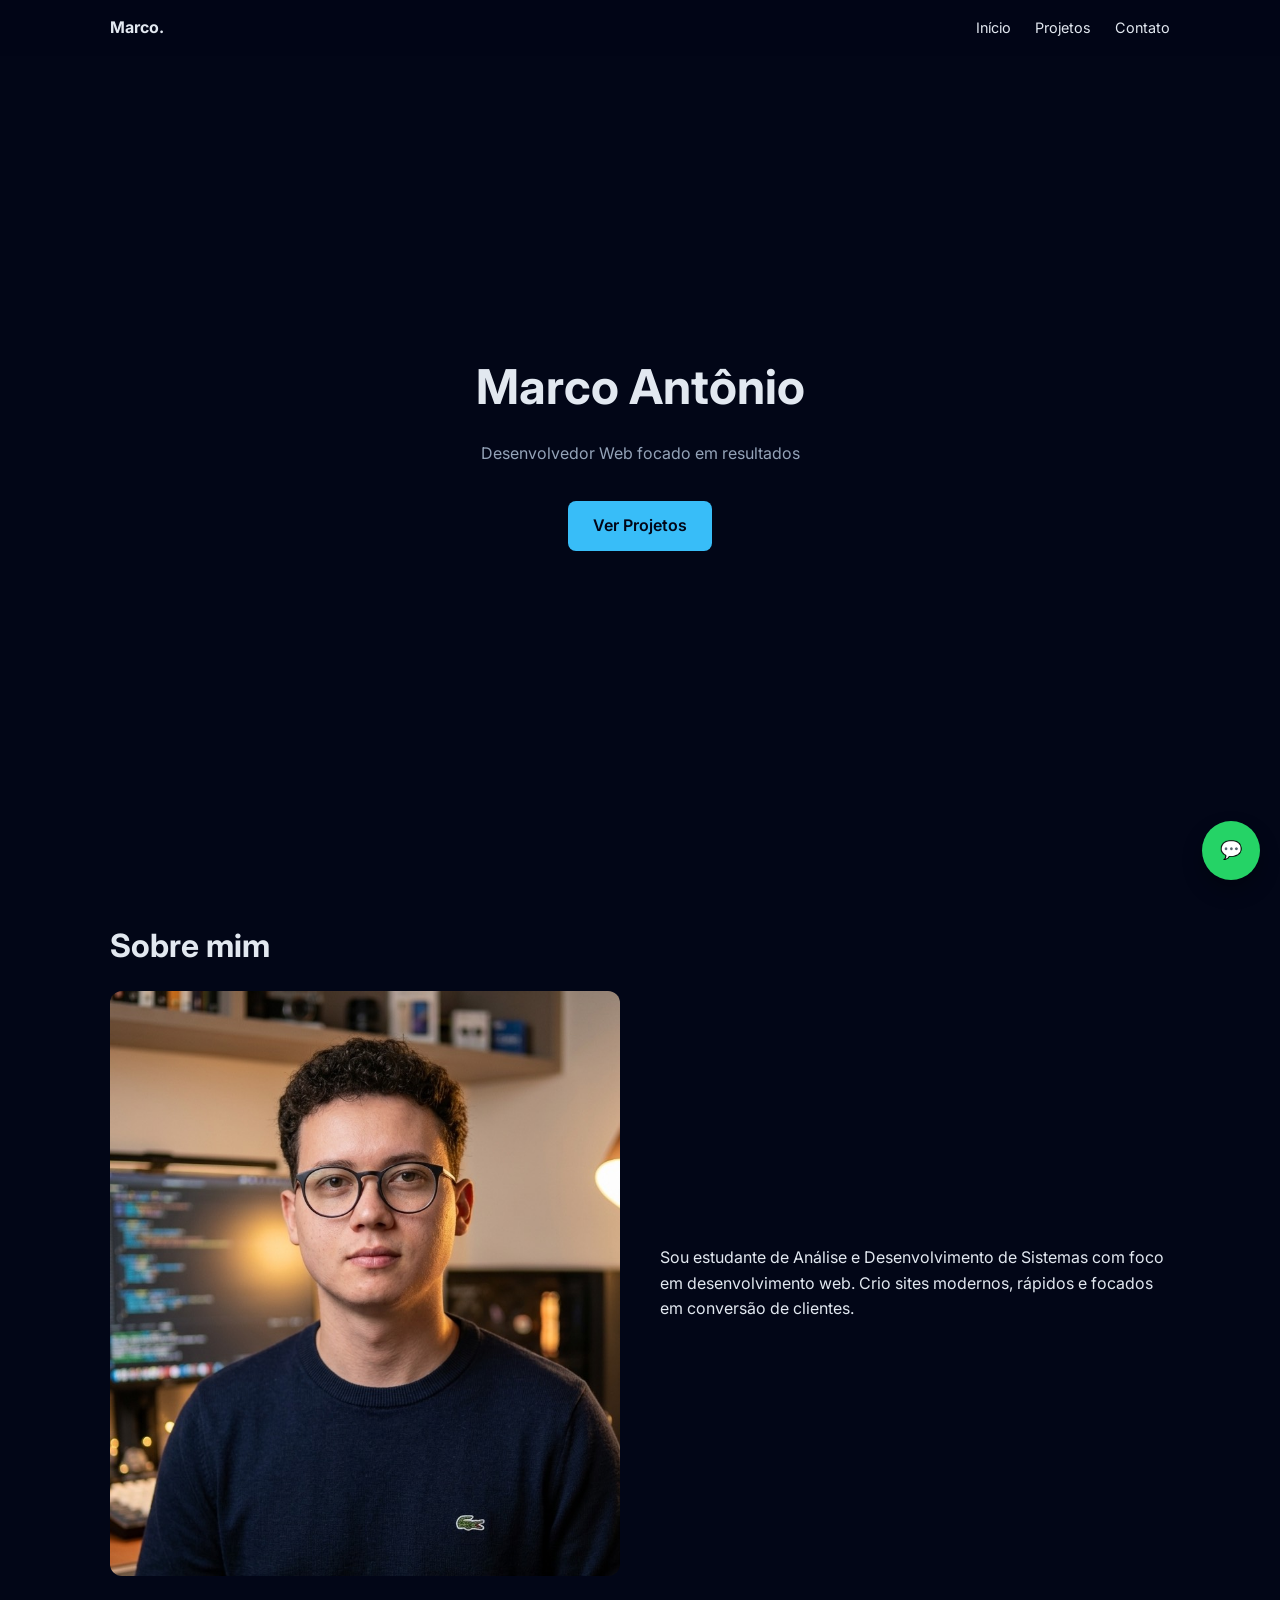
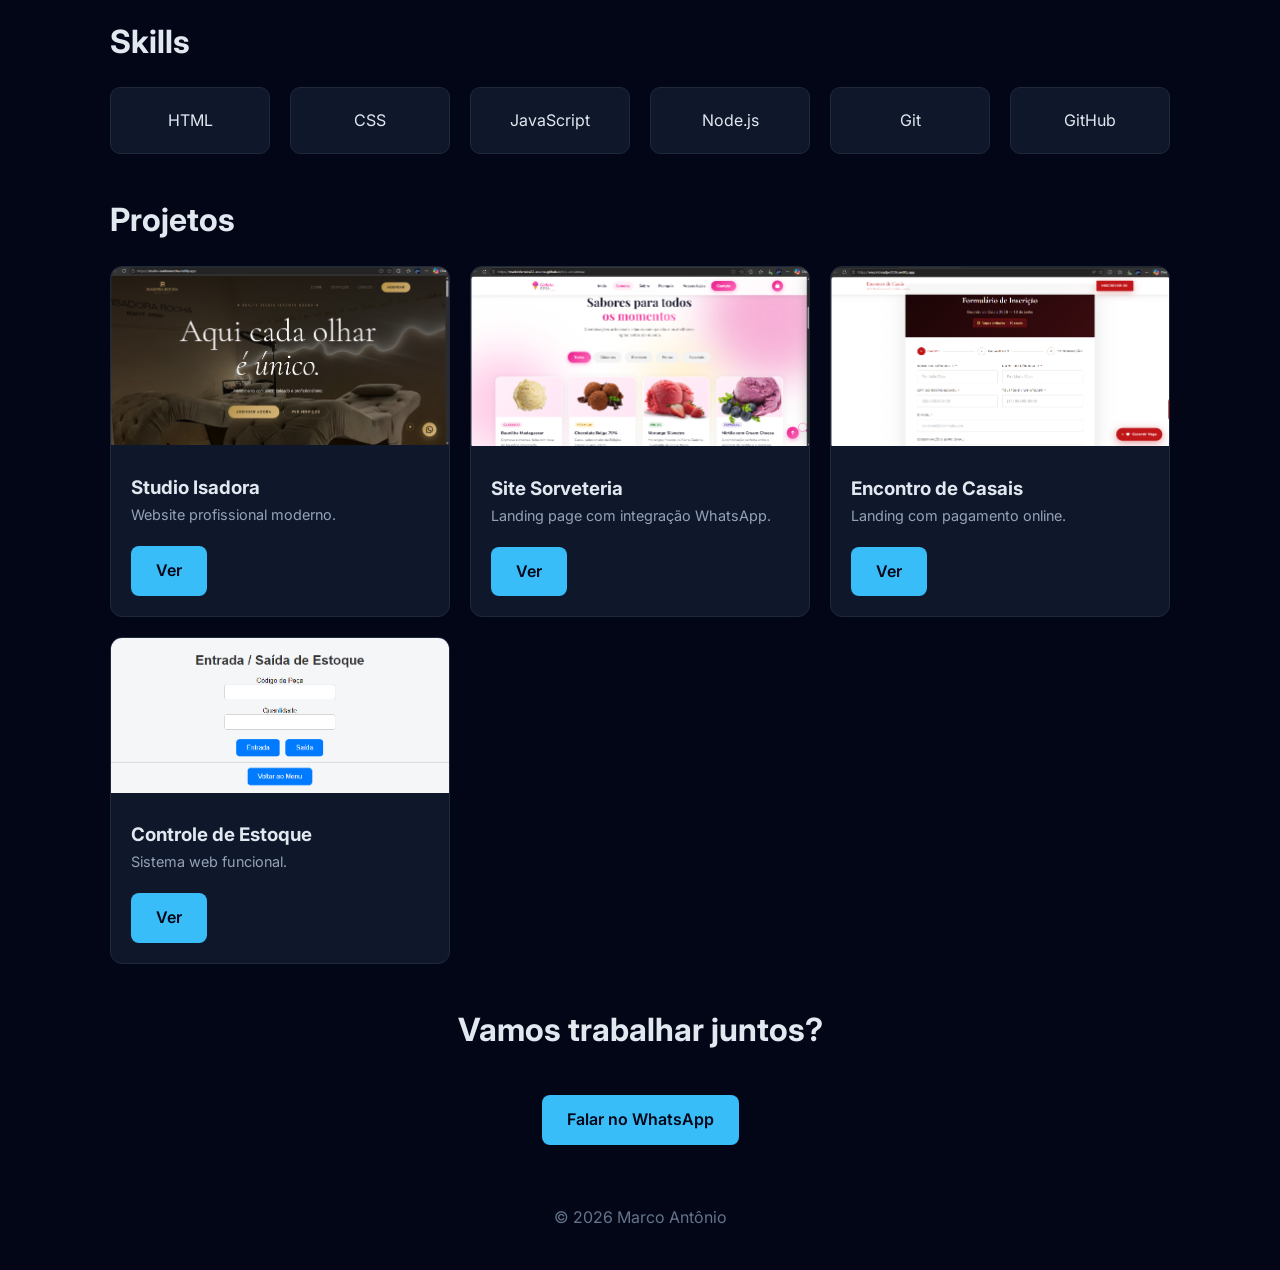
<file: Meu portifolio/index.html>
<!DOCTYPE html>
<html lang="pt-br">
<head>
<meta charset="UTF-8">
<meta name="viewport" content="width=device-width, initial-scale=1.0">
<title>Marco Antônio | Desenvolvedor Web</title>
<link href="https://fonts.googleapis.com/css2?family=Inter:wght@300;400;600;700&display=swap" rel="stylesheet">

<style>
*{margin:0;padding:0;box-sizing:border-box;font-family:'Inter',sans-serif}
body{background:#020617;color:#e2e8f0;line-height:1.6}

.container{max-width:1100px;margin:auto;padding:20px}

/* NAV */
nav{position:fixed;width:100%;top:0;left:0;background:rgba(2,6,23,0.7);backdrop-filter:blur(10px);z-index:1000}
.nav-inner{display:flex;justify-content:space-between;align-items:center;padding:15px 20px;max-width:1100px;margin:auto}
.logo{font-weight:700}
.nav-links a{margin-left:20px;color:#e2e8f0;text-decoration:none;font-size:.9rem}

/* HERO */
header{height:100vh;display:flex;align-items:center;justify-content:center;text-align:center;padding:20px}
header h1{font-size:3rem}
header p{margin:15px 0;color:#94a3b8}

.btn{display:inline-block;margin-top:20px;padding:12px 25px;border-radius:8px;background:#38bdf8;color:#020617;text-decoration:none;font-weight:600;transition:.3s}
.btn:hover{transform:scale(1.05)}

section{padding:100px 20px}

h2{font-size:2rem;margin-bottom:20px}

.grid{display:grid;gap:20px}

.about{display:grid;grid-template-columns:1fr 1fr;gap:40px;align-items:center}
.about img{width:100%;border-radius:12px}

.skills{grid-template-columns:repeat(auto-fit,minmax(120px,1fr))}
.skill{background:#0f172a;padding:20px;border-radius:10px;text-align:center;transition:.3s;border:1px solid #1e293b}
.skill:hover{transform:translateY(-5px);border-color:#38bdf8}

.projects{grid-template-columns:repeat(auto-fit,minmax(280px,1fr))}
.card{background:#0f172a;border-radius:12px;overflow:hidden;transition:.3s;border:1px solid #1e293b}
.card:hover{transform:translateY(-10px) scale(1.02)}
.card img{width:100%}
.card-body{padding:20px}
.card-body p{color:#94a3b8;font-size:.9rem}

/* WHATS FLOAT */
.whats{
position:fixed;
bottom:20px;
right:20px;
background:#25D366;
color:#fff;
padding:15px 18px;
border-radius:50%;
font-size:18px;
text-decoration:none;
box-shadow:0 10px 20px rgba(0,0,0,0.3);
}

/* REVEAL */
.reveal{opacity:0;transform:translateY(40px);transition:1s}
.reveal.active{opacity:1;transform:translateY(0)}

footer{text-align:center;padding:40px;color:#64748b}

@media(max-width:768px){
.about{grid-template-columns:1fr}
header h1{font-size:2.2rem}
.nav-links{display:none}
}
</style>
</head>
<body>

<nav>
  <div class="nav-inner">
    <div class="logo">Marco.</div>
    <div class="nav-links">
      <a href="#">Início</a>
      <a href="#projetos">Projetos</a>
      <a href="#contato">Contato</a>
    </div>
  </div>
</nav>

<header>
  <div>
    <h1 id="typing"></h1>
    <p>Desenvolvedor Web focado em resultados</p>
    <a href="#projetos" class="btn">Ver Projetos</a>
  </div>
</header>

<section class="container reveal">
  <h2>Sobre mim</h2>
  <div class="about">
    <img src="imagem/minha foto.png">
    <p>Sou estudante de Análise e Desenvolvimento de Sistemas com foco em desenvolvimento web. Crio sites modernos, rápidos e focados em conversão de clientes.</p>
  </div>
</section>

<section class="container reveal">
  <h2>Skills</h2>
  <div class="grid skills">
    <div class="skill">HTML</div>
    <div class="skill">CSS</div>
    <div class="skill">JavaScript</div>
    <div class="skill">Node.js</div>
    <div class="skill">Git</div>
    <div class="skill">GitHub</div>
  </div>
</section>

<section class="container reveal" id="projetos">
  <h2>Projetos</h2>
  <div class="grid projects">

    <div class="card">
      <img src="imagem/nova capa site.png">
      <div class="card-body">
        <h3>Studio Isadora</h3>
        <p>Website profissional moderno.</p>
        <a href="https://studio-isadorarocha.netlify.app" target="_blank" class="btn">Ver</a>
      </div>
    </div>

    <div class="card">
      <img src="imagem/capa sorveteria.png">
      <div class="card-body">
        <h3>Site Sorveteria</h3>
        <p>Landing page com integração WhatsApp.</p>
        <a href="https://markinferreira32-source.github.io/site-sorveteria/" target="_blank" class="btn">Ver</a>
      </div>
    </div>

    <div class="card">
      <img src="imagem/capa site encontro.png">
      <div class="card-body">
        <h3>Encontro de Casais</h3>
        <p>Landing com pagamento online.</p>
        <a href="https://encontroadpv2026.netlify.app" target="_blank" class="btn">Ver</a>
      </div>
    </div>

    <div class="card">
      <img src="imagem/capa controle de estoque.png">
      <div class="card-body">
        <h3>Controle de Estoque</h3>
        <p>Sistema web funcional.</p>
        <a href="https://stirring-fenglisu-027ebb.netlify.app" target="_blank" class="btn">Ver</a>
      </div>
    </div>

  </div>
</section>

<section class="container reveal" id="contato" style="text-align:center">
  <h2>Vamos trabalhar juntos?</h2>
  <a href="https://wa.me/5547996140249" class="btn">Falar no WhatsApp</a>
</section>

<footer>
  <p>© 2026 Marco Antônio</p>
</footer>

<a href="https://wa.me/5547996140249" class="whats">💬</a>

<script>
// typing
const text = "Marco Antônio";
let i = 0;
function typing(){
 if(i < text.length){
  document.getElementById("typing").innerHTML += text.charAt(i);
  i++;
  setTimeout(typing,80);
 }
}
typing();

// reveal
const reveals = document.querySelectorAll('.reveal');
window.addEventListener('scroll', () => {
  reveals.forEach(el => {
    const top = el.getBoundingClientRect().top;
    if(top < window.innerHeight - 100){
      el.classList.add('active');
    }
  });
});
</script>

</body>
</html>
</file>
